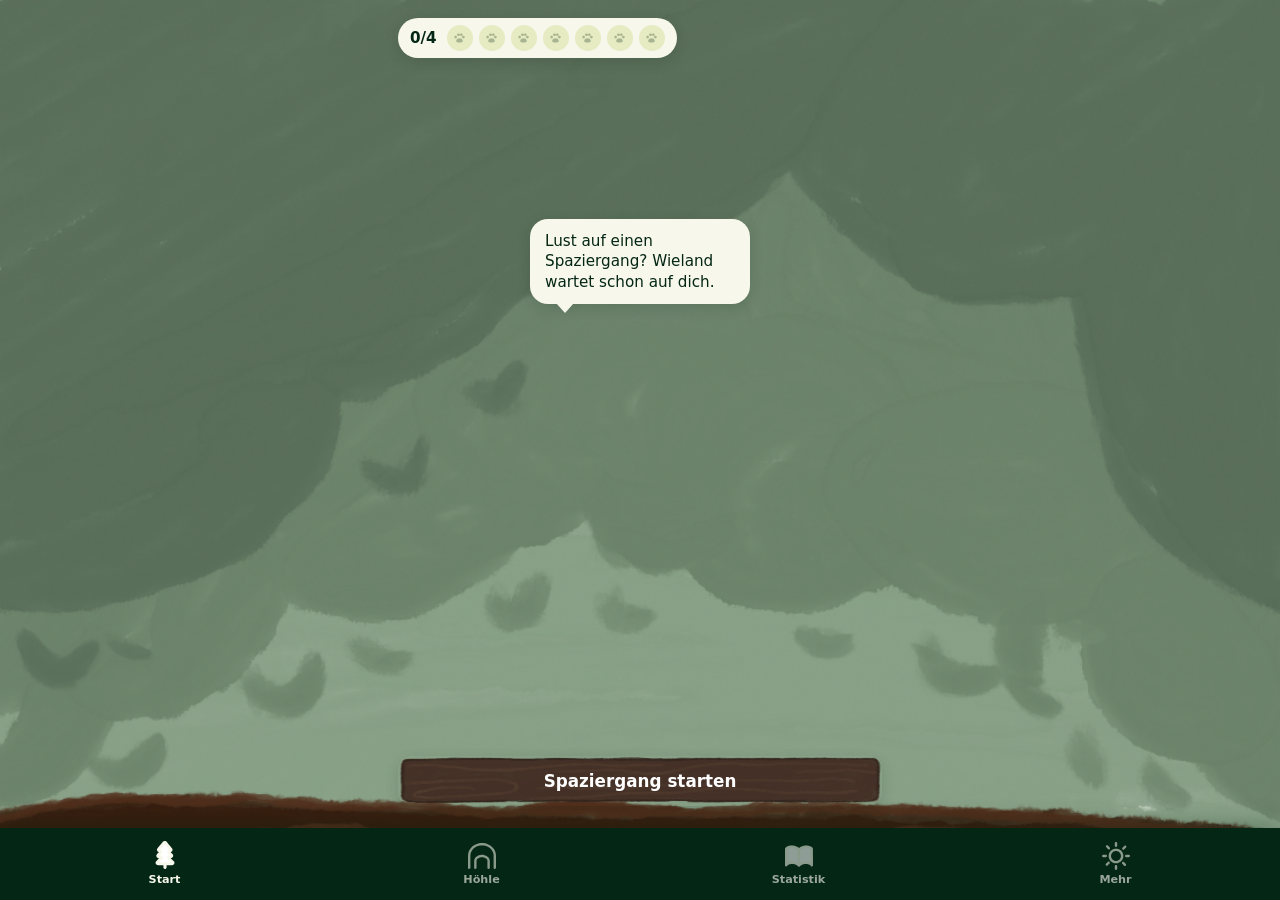
<file: index.html>
<!DOCTYPE html>
<html lang="de">
<head>
  <meta charset="UTF-8">
  <meta name="viewport" content="width=device-width, initial-scale=1, viewport-fit=cover">
  <title>Walking with Wieland</title>
  <meta name="description" content="Geh mit Wieland spazieren – kleine Entdeckungen unterwegs.">
  <meta name="theme-color" content="#042615">
  <meta name="apple-mobile-web-app-capable" content="yes">
  <meta name="mobile-web-app-capable" content="yes">
  <meta name="apple-mobile-web-app-status-bar-style" content="black-translucent">
  <meta name="apple-mobile-web-app-title" content="Wieland">
  <link rel="manifest" href="manifest.json">
  <link rel="apple-touch-icon" href="assets/icon-180.png">
  <link rel="icon" href="assets/icon-192.png">
  <link rel="stylesheet" href="css/style.css?v=33">
</head>
<body>
  <div class="bg bg--home" aria-hidden="true"></div>

  <main class="screen screen--nav">
    <div class="weekbar" id="weekbar" aria-label="Wochenfortschritt"></div>

    <div class="home-scene">
      <div class="home-scene__spacer-top" aria-hidden="true"></div>
      <p class="bubble" id="bubble">…</p>
      <div class="home-scene__spacer-bot" aria-hidden="true"></div>
      <a class="btn btn--brett" href="checkin.html">Spaziergang starten</a>
    </div>
  </main>

  <script src="js/exercises.js?v=10"></script>
  <script src="js/trophies.js?v=10"></script>
  <script src="js/app.js?v=17"></script>
  <script src="js/home.js?v=10"></script>
</body>
</html>
</file>
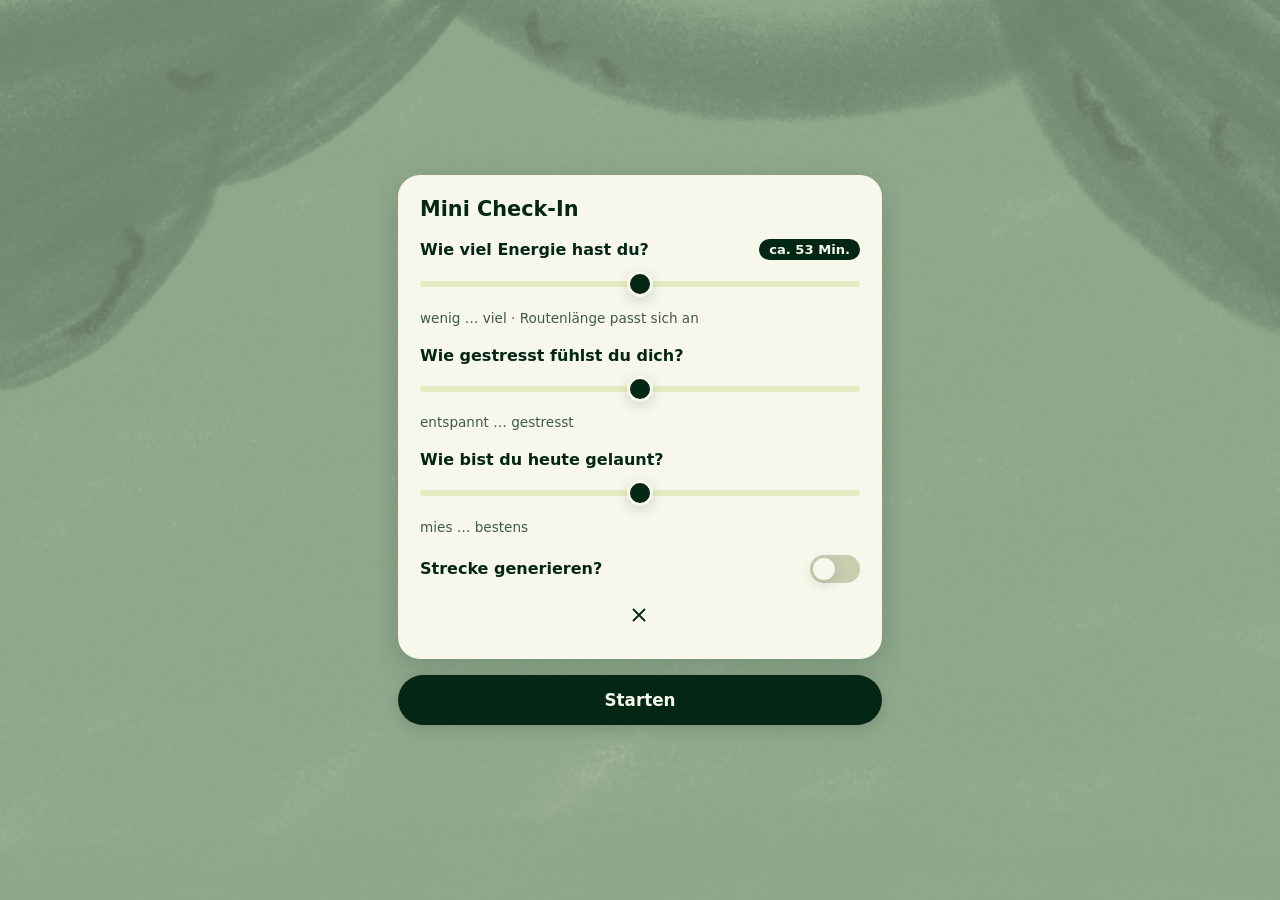
<file: checkin.html>
<!DOCTYPE html>
<html lang="de">
<head>
  <meta charset="UTF-8">
  <meta name="viewport" content="width=device-width, initial-scale=1, viewport-fit=cover">
  <title>Mini Check-In · Walking with Wieland</title>
  <meta name="theme-color" content="#042615">
  <meta name="apple-mobile-web-app-capable" content="yes">
  <meta name="mobile-web-app-capable" content="yes">
  <meta name="apple-mobile-web-app-status-bar-style" content="black-translucent">
  <meta name="apple-mobile-web-app-title" content="Wieland">
  <link rel="manifest" href="manifest.json">
  <link rel="apple-touch-icon" href="assets/icon-180.png">
  <link rel="stylesheet" href="css/style.css?v=33">
</head>
<body>
  <div class="bg" aria-hidden="true"></div>

  <main class="screen screen--center">
    <div class="checkin-wrap">
      <section class="card" aria-labelledby="ci-title">
        <h1 class="h2" id="ci-title">Mini Check-In</h1>

        <!-- Energie = Fitness-Proxy für Routenlänge -->
        <div class="field">
          <div class="ci-label-row">
            <label class="field__label" for="energy">Wie viel Energie hast du?</label>
            <span class="energy-badge" id="energy-time">ca. 30 Min.</span>
          </div>
          <input class="range" type="range" id="energy" min="0" max="100" value="50"
                 aria-describedby="energy-ends">
          <p class="hint" id="energy-ends">wenig … viel · Routenlänge passt sich an</p>
        </div>

        <div class="field">
          <label class="field__label" for="stress">Wie gestresst fühlst du dich?</label>
          <input class="range" type="range" id="stress" min="0" max="100" value="50"
                 aria-describedby="stress-ends">
          <p class="hint" id="stress-ends">entspannt … gestresst</p>
        </div>

        <div class="field">
          <label class="field__label" for="mood">Wie bist du heute gelaunt?</label>
          <input class="range" type="range" id="mood" min="0" max="100" value="50"
                 aria-describedby="mood-ends">
          <p class="hint" id="mood-ends">mies … bestens</p>
        </div>

        <!-- Geführte Route an/aus -->
        <div class="switch-row" style="margin-top:6px">
          <label class="field__label" for="route">Strecke generieren?</label>
          <span class="switch">
            <input type="checkbox" id="route">
            <span class="switch__slider" aria-hidden="true"></span>
          </span>
        </div>

        <p class="hint" id="route-hint" hidden style="margin-top:6px;color:#c97b00">
          Kein Schlüssel hinterlegt – in den Einstellungen eintragen. Ohne Schlüssel startest du frei.
        </p>

        <!-- Standort-Auswahl (nur sichtbar wenn Route an) -->
        <div id="location-choice" hidden aria-live="polite">
          <p class="field__label" style="margin:14px 0 8px">Startpunkt</p>
          <div class="loc-row">
            <button class="btn btn-sm" id="loc-gps" type="button">Aktueller Standort</button>
            <button class="btn btn-sm btn-ghost" id="loc-home" type="button" hidden>
              Heimat-Standort
            </button>
          </div>
          <p class="hint" id="loc-hint" style="margin-top:8px"></p>
        </div>

        <button class="icon-btn icon-btn--bare card-close-center" id="ci-close"
                type="button" aria-label="Abbrechen und zurück"></button>
      </section>

      <button class="btn" id="ci-start" type="button">Starten</button>
    </div>
  </main>

  <script src="js/exercises.js?v=10"></script>
  <script src="js/trophies.js?v=10"></script>
  <script src="js/app.js?v=17"></script>
  <script src="js/checkin.js?v=11"></script>
</body>
</html>
</file>
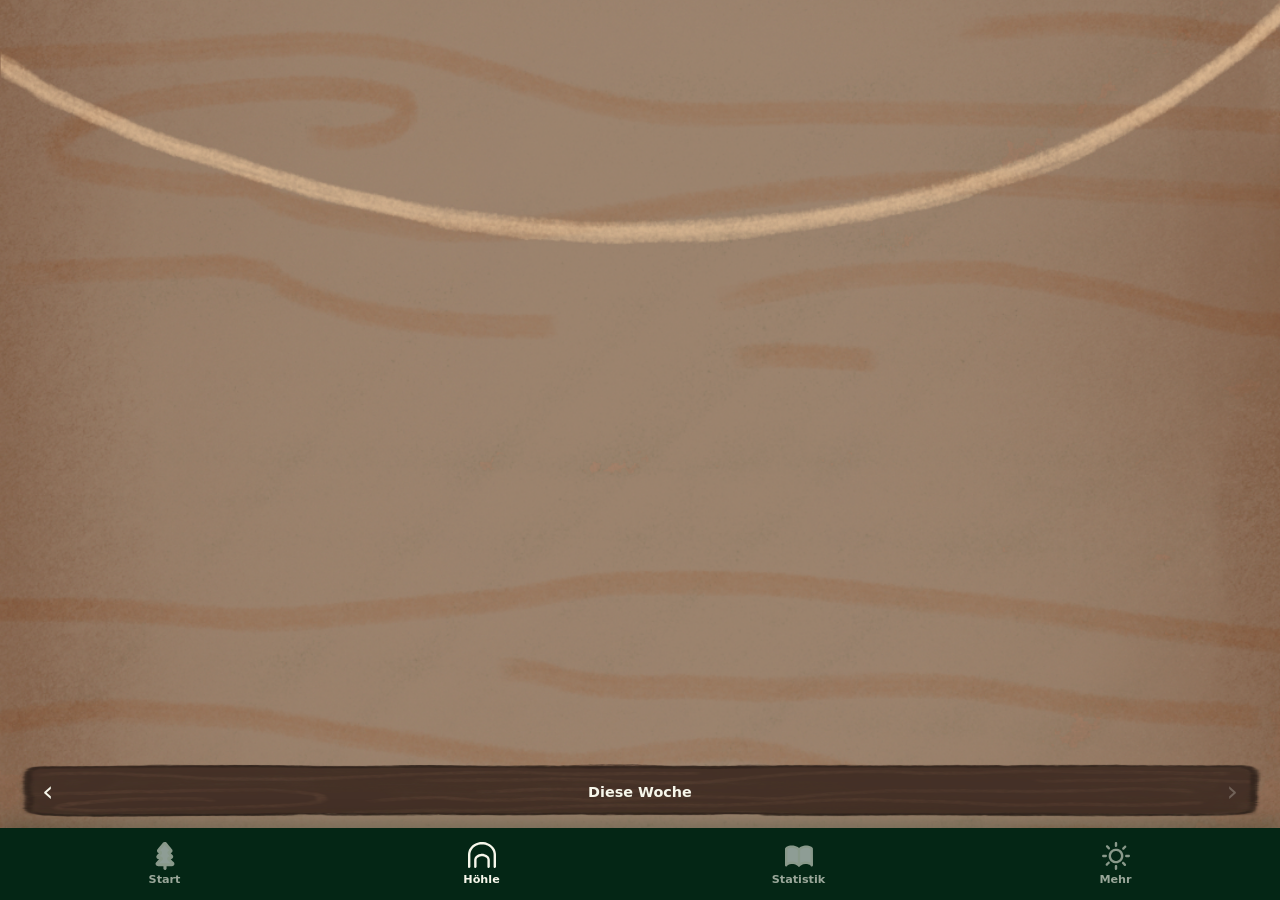
<file: collection.html>
<!DOCTYPE html>
<html lang="de">
<head>
  <meta charset="UTF-8">
  <meta name="viewport" content="width=device-width, initial-scale=1, viewport-fit=cover">
  <title>Wielands Höhle · Walking with Wieland</title>
  <meta name="theme-color" content="#042615">
  <meta name="apple-mobile-web-app-capable" content="yes">
  <meta name="mobile-web-app-capable" content="yes">
  <meta name="apple-mobile-web-app-status-bar-style" content="black-translucent">
  <meta name="apple-mobile-web-app-title" content="Wieland">
  <link rel="manifest" href="manifest.json">
  <link rel="apple-touch-icon" href="assets/icon-180.png">
  <link rel="icon" href="assets/icon-192.png">
  <link rel="stylesheet" href="css/style.css?v=33">
</head>
<body>
  <!-- Hintergrundbild füllt den gesamten Screen (background-size: cover) -->
  <div class="bg bg--collection" aria-hidden="true"></div>

  <!-- Position-Layer: Positionen.svg als Overlay (volle Breite, vertikal zentriert)
       Enthält Regalbretter-Grafik, Trophy-Grid und Polaroid-Slots.
       pointer-events: none auf Layer, auto nur auf Polaroid-Slots. -->
  <div class="position-layer" aria-hidden="true">
    <img src="assets/Positionen.svg" class="position-svg" alt="">

    <!-- Trophy-Grid (Boxen aus Positionen.svg) -->
    <div class="shelf-grid">
      <!-- Box_oben_links → Welt 5 Entdeckerblick -->
      <div class="trophy-slot trophy--w5 is-empty" id="ts-w5">
        <img src="assets/entdeckerblick.png" alt="">
        <span class="trophy-count" id="tc-w5"></span>
      </div>
      <!-- Box_oben_rechts → Welt 4 Schatzkiste -->
      <div class="trophy-slot trophy--w4 is-empty" id="ts-w4">
        <img src="assets/schaetze.png" alt="">
        <span class="trophy-count" id="tc-w4"></span>
      </div>
      <!-- Box_Mitte → Welt 1 Spürnase -->
      <div class="trophy-slot trophy--w1 is-empty" id="ts-w1">
        <img src="assets/spuernase.png" alt="">
        <span class="trophy-count" id="tc-w1"></span>
      </div>
      <!-- Box_unten_links → Welt 2 Ruhe -->
      <div class="trophy-slot trophy--w2 is-empty" id="ts-w2">
        <img src="assets/ruhe.png" alt="">
        <span class="trophy-count" id="tc-w2"></span>
      </div>
      <!-- Box_unten_rechts → Welt 3 Zeitgefühl -->
      <div class="trophy-slot trophy--w3 is-empty" id="ts-w3">
        <img src="assets/zeitgefuehl.png" alt="">
        <span class="trophy-count" id="tc-w3"></span>
      </div>
    </div>

    <!-- Fotoleine: bis zu 5 Polaroids, nur diese sind klickbar -->
    <div class="polaroid-slot" id="pol-1" role="button" tabindex="0" aria-label="Foto-Galerie öffnen"></div>
    <div class="polaroid-slot" id="pol-2" role="button" tabindex="0" aria-label="Foto-Galerie öffnen"></div>
    <div class="polaroid-slot" id="pol-3" role="button" tabindex="0" aria-label="Foto-Galerie öffnen"></div>
    <div class="polaroid-slot" id="pol-4" role="button" tabindex="0" aria-label="Foto-Galerie öffnen"></div>
    <div class="polaroid-slot" id="pol-5" role="button" tabindex="0" aria-label="Foto-Galerie öffnen"></div>
  </div>

  <main class="screen screen--nav">
    <!-- Wochen-Navigation unten (über der Haupt-Nav) -->
    <div class="week-nav" role="navigation" aria-label="Wochennavigation">
      <button class="week-nav__btn" id="week-prev" type="button" aria-label="Vorherige Woche">&#8249;</button>
      <span class="week-nav__label" id="week-label"></span>
      <button class="week-nav__btn" id="week-next" type="button" aria-label="Nächste Woche">&#8250;</button>
    </div>
  </main>

  <script src="js/exercises.js?v=10"></script>
  <script src="js/trophies.js?v=10"></script>
  <script src="js/app.js?v=17"></script>
  <script src="js/photoStore.js?v=1"></script>
  <script src="js/camera.js?v=1"></script>
  <script src="js/collection.js?v=15"></script>
</body>
</html>
</file>
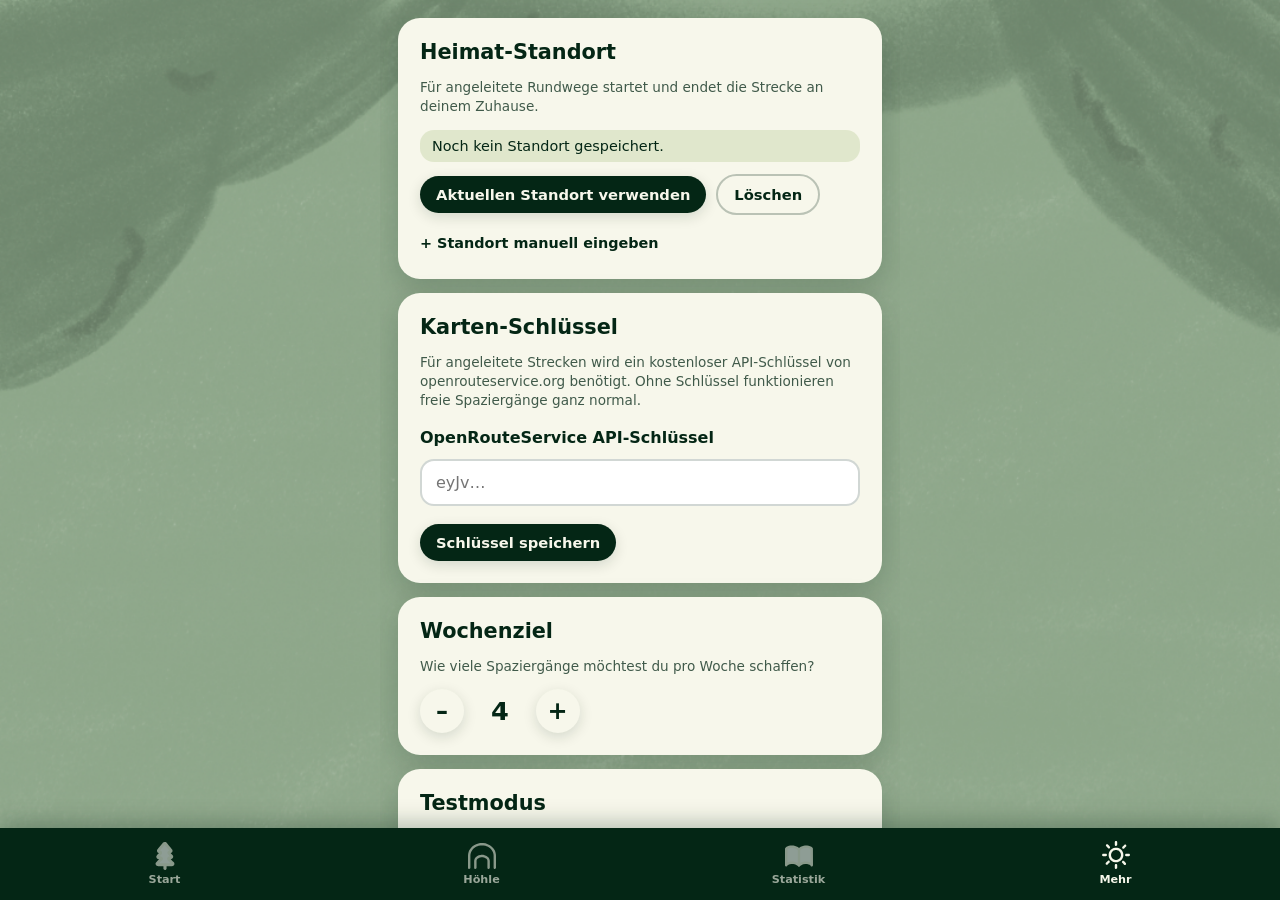
<file: settings.html>
<!DOCTYPE html>
<html lang="de">
<head>
  <meta charset="UTF-8">
  <meta name="viewport" content="width=device-width, initial-scale=1, viewport-fit=cover">
  <title>Einstellungen · Walking with Wieland</title>
  <meta name="theme-color" content="#042615">
  <meta name="apple-mobile-web-app-capable" content="yes">
  <meta name="mobile-web-app-capable" content="yes">
  <meta name="apple-mobile-web-app-status-bar-style" content="black-translucent">
  <meta name="apple-mobile-web-app-title" content="Wieland">
  <link rel="manifest" href="manifest.json">
  <link rel="apple-touch-icon" href="assets/icon-180.png">
  <link rel="icon" href="assets/icon-192.png">
  <link rel="stylesheet" href="css/style.css?v=33">
</head>
<body>
  <div class="bg" aria-hidden="true"></div>

  <main class="screen screen--nav">
    <div class="stack">

      <section class="card" aria-labelledby="set-home-title">
        <h1 class="h2" id="set-home-title">Heimat-Standort</h1>
        <p class="hint mt-0">Für angeleitete Rundwege startet und endet die Strecke an deinem Zuhause.</p>

        <p class="setting-status" id="home-status" aria-live="polite">—</p>

        <div class="row row--wrap">
          <button class="btn btn-sm" id="home-gps" type="button">Aktuellen Standort verwenden</button>
          <button class="btn btn-sm btn-ghost" id="home-clear" type="button">Löschen</button>
        </div>

        <details class="set-details">
          <summary>Standort manuell eingeben</summary>
          <div class="field">
            <label class="field__label" for="home-lat">Breitengrad</label>
            <input class="input" type="number" inputmode="decimal" step="any" id="home-lat" placeholder="48.3984">
          </div>
          <div class="field">
            <label class="field__label" for="home-lng">Längengrad</label>
            <input class="input" type="number" inputmode="decimal" step="any" id="home-lng" placeholder="9.9916">
          </div>
          <button class="btn btn-sm" id="home-manual" type="button">Manuell speichern</button>
        </details>
      </section>

      <section class="card" aria-labelledby="set-ors-title">
        <h2 class="h2" id="set-ors-title">Karten-Schlüssel</h2>
        <p class="hint mt-0">
          Für angeleitete Strecken wird ein kostenloser API-Schlüssel von
          openrouteservice.org benötigt. Ohne Schlüssel funktionieren freie
          Spaziergänge ganz normal.
        </p>
        <div class="field">
          <label class="field__label" for="ors-key">OpenRouteService API-Schlüssel</label>
          <input class="input" type="text" id="ors-key" autocomplete="off" autocapitalize="off"
                 autocorrect="off" spellcheck="false" placeholder="eyJv…">
        </div>
        <button class="btn btn-sm" id="ors-save" type="button">Schlüssel speichern</button>
      </section>

      <section class="card" aria-labelledby="set-goal-title">
        <h2 class="h2" id="set-goal-title">Wochenziel</h2>
        <p class="hint mt-0">Wie viele Spaziergänge möchtest du pro Woche schaffen?</p>
        <div class="stepper" role="group" aria-labelledby="set-goal-title">
          <button class="icon-btn" id="goal-minus" type="button" aria-label="Wochenziel verringern">–</button>
          <span class="stepper__value" id="goal-value" aria-live="polite">4</span>
          <button class="icon-btn" id="goal-plus" type="button" aria-label="Wochenziel erhöhen">+</button>
        </div>
      </section>

      <section class="card" aria-labelledby="set-test-title">
        <h2 class="h2" id="set-test-title">Testmodus</h2>
        <div class="switch-row">
          <label class="field__label" for="test-mode">Übungen ohne Bewegung auslösen</label>
          <span class="switch">
            <input type="checkbox" id="test-mode">
            <span class="switch__slider" aria-hidden="true"></span>
          </span>
        </div>
        <p class="hint">Zum Ausprobieren: Übungen erscheinen dann etwa alle 20 Sekunden, ohne dass du wirklich laufen musst.</p>
        <div class="switch-row" style="margin-top: 12px;">
          <label class="field__label" for="debug-ex-mode">Übungsauslöser im Spaziergang anzeigen</label>
          <span class="switch">
            <input type="checkbox" id="debug-ex-mode">
            <span class="switch__slider" aria-hidden="true"></span>
          </span>
        </div>
        <p class="hint">Zeigt im Laufmodus einen ⚡-Button, mit dem du manuell eine Übung auslösen kannst.</p>
      </section>

      <section class="card" aria-labelledby="set-reset-title">
        <h2 class="h2" id="set-reset-title">Fortschritt</h2>
        <p class="hint mt-0">Setzt alle Spaziergänge, Schätze und Erfolge zurück. Das lässt sich nicht rückgängig machen.</p>
        <button class="btn btn-sm btn-ghost" id="reset-progress" type="button">Fortschritt zurücksetzen</button>
        <p class="setting-status" id="reset-status" aria-live="polite" hidden></p>
      </section>

    </div>
  </main>

  <script src="js/exercises.js?v=10"></script>
  <script src="js/trophies.js?v=10"></script>
  <script src="js/app.js?v=17"></script>
  <script src="js/settings.js?v=11"></script>
</body>
</html>
</file>
<file: css/style.css>
/* ============================================================
   Walking with Wieland — Styles
   Mobile-first, ausschließlich für das Handy ausgelegt.
   Feste 6-Farb-Palette, eine Schrift, schlicht (Figma-Mockup).
============================================================ */

:root {
  /* Palette (verbindlich) */
  --cream: #F7F7EB;
  --pale:  #E6EBC2;
  --green: #A6BD7B;
  --dark:  #042615;
  --teal:  #A9C9C5;
  --blue:  #93C3D9;

  /* Eine Schrift (System-Stack -> auf iOS = SF; kein neuer Webfont) */
  --font: system-ui, -apple-system, "Segoe UI", Roboto, Helvetica, Arial, sans-serif;

  --radius: 22px;
  --radius-sm: 14px;
  --shadow: 0 10px 30px rgba(4, 38, 21, .18);
  --shadow-sm: 0 4px 14px rgba(4, 38, 21, .14);

  --maxw: 520px;            /* Handy-Spalte, auch auf größeren Screens zentriert */
  --nav-h: 64px;
  --space: 16px;
}

* { box-sizing: border-box; }

html, body { height: 100%; overflow: hidden; }

body {
  margin: 0;
  font-family: var(--font);
  color: var(--dark);
  background: #2f4534;       /* Fallback hinter dem Bild */
  -webkit-font-smoothing: antialiased;
  text-rendering: optimizeLegibility;
}

img { max-width: 100%; display: block; }
button { font-family: inherit; }
a { color: inherit; }

/* Sichtbarer Tastatur-Fokus (Qualitäts-Untergrenze) */
:focus-visible {
  outline: 3px solid var(--dark);
  outline-offset: 2px;
  border-radius: 6px;
}

/* ---------- Hintergrund (full-bleed, fix) ---------- */
.bg {
  position: fixed;
  inset: 0;
  z-index: -1;
  background-image: url("../assets/wald-hg-leer.png");
  background-size: cover;
  background-position: center top;
  /* kein background-attachment:fixed -> auf iOS sonst ruckelig */
}
.bg--home       { background-image: url("../assets/wieland-hoehle-hg.png"); }
.bg--walk       { background-image: url("../assets/wald-hg-voll.png"); }
.bg--collection {
  background-image: url("../assets/Hintergrundhoele.png");
  background-size: cover;
  background-position: center center;
}
.bg--plain      { background: var(--cream); }

/* ---------- Screen-Container ---------- */
.screen {
  position: relative;
  height: 100dvh;
  overflow-y: auto;
  -webkit-overflow-scrolling: touch;
  display: flex;
  flex-direction: column;
  width: 100%;
  max-width: var(--maxw);
  margin: 0 auto;
  padding:
    calc(env(safe-area-inset-top) + 18px)
    calc(env(safe-area-inset-right) + 18px)
    calc(env(safe-area-inset-bottom) + 18px)
    calc(env(safe-area-inset-left) + 18px);
}
/* Walk-Screen: kein Padding oben (Nav-Card läuft bis zum Rand) */
.screen--walk {
  padding-top: calc(env(safe-area-inset-top) + 12px);
  padding-bottom: calc(env(safe-area-inset-bottom) + 18px);
}
/* Seiten mit unterer Navi brauchen unten Platz */
.screen--nav { padding-bottom: calc(env(safe-area-inset-bottom) + var(--nav-h) + 22px); }

.spacer { flex: 1 1 auto; }
.center-col { display: flex; flex-direction: column; align-items: center; }

/* ---------- Typografie ---------- */
.h1 { font-size: 1.7rem; font-weight: 700; margin: 0 0 4px; letter-spacing: -.01em; }
.h2 { font-size: 1.3rem; font-weight: 700; margin: 0 0 14px; }
.h3 { font-size: 1.05rem; font-weight: 700; margin: 24px 0 12px; }
.lead { font-size: 1.05rem; line-height: 1.45; margin: 0; }
.muted { opacity: .72; }
.on-dark { color: var(--cream); }
.text-center { text-align: center; }

/* großer Hinweis-Text direkt auf dem Hintergrund (z. B. "Leg dein Handy weg…") */
.overlay-text {
  color: var(--dark);
  font-size: 1.5rem;
  font-weight: 600;
  line-height: 1.3;
  max-width: 18ch;
}

/* ---------- Wochenleiste (Pfoten-Pille) ---------- */
.weekbar {
  align-self: flex-start;
  display: inline-flex;
  align-items: center;
  gap: 8px;
  background: var(--cream);
  border-radius: 999px;
  padding: 7px 12px;
  box-shadow: var(--shadow-sm);
}
.weekbar__count { font-weight: 700; font-size: .95rem; margin-right: 2px; }
.weekbar__dots { display: inline-flex; gap: 6px; }
.pawdot {
  width: 26px; height: 26px;
  display: grid; place-items: center;
  border-radius: 999px;
  background: var(--pale);
  color: rgba(4, 38, 21, .28);
}
.pawdot svg { width: 17px; height: 17px; }
.pawdot.is-on { background: var(--green); color: var(--dark); }

/* ---------- Karten ---------- */
.card {
  background: var(--cream);
  border-radius: var(--radius);
  box-shadow: var(--shadow);
  padding: 22px;
}
.card--center { text-align: center; }
.modal-card { width: 100%; max-width: 360px; }

/* Karte mit Schließen-X oben rechts */
.card-head {
  display: flex; align-items: flex-start; justify-content: space-between;
  gap: 12px; margin-bottom: 6px;
}

/* ---------- Buttons ---------- */
.btn {
  -webkit-appearance: none; appearance: none;
  border: 0; cursor: pointer; text-decoration: none;
  display: inline-flex; align-items: center; justify-content: center; gap: 8px;
  background: var(--dark); color: var(--cream);
  font-size: 1.05rem; font-weight: 600;
  padding: 15px 26px;
  border-radius: 999px;
  width: 100%;
  box-shadow: var(--shadow-sm);
  transition: transform .08s ease, opacity .15s ease;
}
.btn:active { transform: translateY(1px) scale(.995); }
.btn[disabled] { opacity: .5; cursor: default; }

.btn-light { background: var(--cream); color: var(--dark); }
.btn-ghost {
  background: transparent; color: var(--dark);
  box-shadow: none; border: 2px solid rgba(4, 38, 21, .25);
}
.btn-blue { background: var(--blue); color: var(--dark); }
.btn--brett {
  background-image: url("../assets/Brett.png");
  background-size: 100% 100%;
  background-color: transparent;
  color: #fff;
  box-shadow: var(--shadow-sm);
  border-radius: var(--radius-sm);
  font-weight: 700;
}
.btn-row { display: flex; flex-direction: column; gap: 10px; }
.btn-sm { width: auto; padding: 10px 16px; font-size: .92rem; }

/* Icon-Knopf (rund) */
.icon-btn {
  -webkit-appearance: none; appearance: none; border: 0; cursor: pointer;
  width: 44px; height: 44px; padding: 10px;
  display: grid; place-items: center;
  border-radius: 999px;
  background: var(--cream); color: var(--dark);
  box-shadow: var(--shadow-sm);
}
.icon-btn svg { width: 22px; height: 22px; }
.icon-btn--bare { background: transparent; box-shadow: none; }

/* ---------- Slider ---------- */
.field { margin: 18px 0; }
.field__label { display: block; font-size: 1rem; font-weight: 600; margin-bottom: 12px; }

input[type="range"].range {
  -webkit-appearance: none; appearance: none;
  width: 100%; height: 6px; margin: 8px 0;
  background: var(--pale);
  border-radius: 999px; outline-offset: 6px;
}
input[type="range"].range::-webkit-slider-thumb {
  -webkit-appearance: none; appearance: none;
  width: 26px; height: 26px; border-radius: 999px;
  background: var(--dark); border: 3px solid var(--cream);
  box-shadow: var(--shadow-sm); cursor: pointer;
}
input[type="range"].range::-moz-range-thumb {
  width: 26px; height: 26px; border-radius: 999px;
  background: var(--dark); border: 3px solid var(--cream);
  box-shadow: var(--shadow-sm); cursor: pointer;
}
input[type="range"].range::-moz-range-track {
  height: 6px; background: var(--pale); border-radius: 999px;
}

/* ---------- Toggle / Switch ---------- */
.switch-row { display: flex; align-items: center; justify-content: space-between; gap: 12px; }
.switch { position: relative; display: inline-block; width: 50px; height: 28px; flex: none; }
.switch input { position: absolute; opacity: 0; width: 100%; height: 100%; margin: 0; cursor: pointer; z-index: 1; }
.switch__slider {
  position: absolute; inset: 0;
  background: #c9cdb0; border-radius: 999px; transition: background .15s ease;
}
.switch__slider::before {
  content: ""; position: absolute; top: 3px; left: 3px;
  width: 22px; height: 22px; border-radius: 999px;
  background: var(--cream); box-shadow: var(--shadow-sm);
  transition: transform .15s ease;
}
.switch input:checked + .switch__slider { background: var(--green); }
.switch input:checked + .switch__slider::before { transform: translateX(22px); }
.switch input:focus-visible + .switch__slider { outline: 3px solid var(--dark); outline-offset: 2px; }

/* Textfelder */
.input {
  width: 100%; font-size: 1rem; font-family: inherit;
  padding: 12px 14px; border-radius: var(--radius-sm);
  border: 2px solid rgba(4, 38, 21, .18); background: #fff; color: var(--dark);
}
.input:focus-visible { outline: 3px solid var(--dark); outline-offset: 1px; }

/* ---------- Sprechblase ---------- */
.bubble {
  position: relative;
  background: var(--cream);
  color: var(--dark);
  border-radius: 18px;
  padding: 12px 15px;
  max-width: 220px;
  font-size: .95rem; line-height: 1.35;
  box-shadow: var(--shadow-sm);
}
.bubble::after {
  content: ""; position: absolute; left: 26px; bottom: -9px;
  border-width: 10px 9px 0 9px; border-style: solid;
  border-color: var(--cream) transparent transparent transparent;
}

/* ---------- Wieland ---------- */
.wieland { width: min(72%, 320px); height: auto; pointer-events: none; background: transparent; }
.wieland--walk { width: min(80%, 360px); }
.wieland--sit  { width: 62vw; }
@keyframes ww-bob { 0%,100% { transform: translateY(0); } 50% { transform: translateY(-6px); } }
.wieland--bob { animation: ww-bob 3.2s ease-in-out infinite; }
@media (prefers-reduced-motion: reduce) {
  .wieland--bob { animation: none; }
}

/* die kleine Höhle unter dem Wiesel (Asset fehlt -> dezente SVG-Andeutung) */
.den { width: min(86%, 380px); margin-top: -6%; }

/* ---------- Anweisungs-Karte (Navigation oben) ---------- */
.instruction {
  background: var(--cream); color: var(--dark);
  border-radius: var(--radius-sm);
  box-shadow: var(--shadow);
  padding: 14px 16px;
  display: flex; align-items: center; gap: 12px;
  font-size: 1.05rem; font-weight: 600; line-height: 1.3;
}
.instruction svg { width: 26px; height: 26px; flex: none; }

/* ---------- Übungs-Overlay ---------- */
.exercise-layer {
  position: fixed; inset: 0; z-index: 40;
  display: flex; flex-direction: column;
  background: transparent;
  padding: calc(env(safe-area-inset-top) + 14px) 14px 0;
}

/* Textbox oben: leicht transparent, Waldhintergrund schimmert durch */
.ex-text-box {
  flex: 0 0 auto;
  background: rgba(247, 247, 235, .88);
  -webkit-backdrop-filter: blur(6px);
  backdrop-filter: blur(6px);
  border-radius: var(--radius);
  padding: 16px 18px;
}
.exercise__eyebrow { font-size: .82rem; font-weight: 700; letter-spacing: .06em; opacity: .7; }
.exercise__title { font-size: 1.35rem; font-weight: 700; line-height: 1.25; margin: 4px 0 0; max-width: 22ch; }

/* Mittlerer Bereich: Übungskomponenten vertikal zentriert */
.exercise__body {
  flex: 1 1 auto; min-height: 0;
  display: flex; flex-direction: column; align-items: center; justify-content: center; gap: 18px;
}
.exercise__body .counter { color: var(--cream); }
.exercise__body .counter__hint { color: rgba(247,247,235,.8); opacity: 1; }
.exercise__body .exercise__title { color: var(--cream); }
.exercise__body .breath-phase { color: var(--cream); }
/* Tap-Area hat Cream-Hintergrund → Text muss dunkel sein */
.tap-area .counter__hint { color: var(--dark); opacity: .7; }
.tap-area .counter { color: var(--dark); }

/* Unterer Bereich: Wieland links, Andere Übung + Überspringen rechts */
.ex-bottom {
  flex: 0 0 auto;
  display: flex; align-items: flex-end; justify-content: space-between;
  padding: 8px 0;
}
.ex-bottom__actions { display: flex; flex-direction: column; gap: 8px; align-items: flex-end; }

/* Geschafft-Button: volle Breite, Brett-Optik, bricht aus dem Padding heraus */
.ex-done-btn {
  flex: 0 0 auto;
  width: calc(100% + 28px);
  margin: 0 -14px;
  border-radius: 0;
  padding: 16px 14px calc(env(safe-area-inset-bottom) + 16px);
  font-size: 1.1rem;
}

/* Zähler-Anzeige */
.counter { font-size: 3.4rem; font-weight: 800; color: var(--dark); line-height: 1; }
.counter__hint { font-size: .95rem; opacity: .7; }
.tap-area {
  width: 100%; max-width: 320px; min-height: 150px;
  border-radius: var(--radius);
  background: rgba(247, 247, 235, .82);
  display: flex; flex-direction: column; align-items: center; justify-content: center; gap: 8px;
  cursor: pointer; box-shadow: var(--shadow);
}

/* ---------- Timer-Kreis ---------- */
.timer-circle {
  width: min(70vw, 250px); aspect-ratio: 1;
  border-radius: 999px;
  background: rgba(247, 247, 235, .85);
  display: grid; place-items: center; text-align: center;
  box-shadow: var(--shadow);
  font-size: 1.2rem; font-weight: 700; color: var(--dark);
  padding: 20px;
}
.timer-circle small { display: block; font-weight: 500; opacity: .7; font-size: .85rem; margin-top: 4px; }

/* ---------- Atem-Kreis ---------- */
/* Wrap reserviert den max. visuellen Platz (90px × scale 1.9 = ~171px) */
.breath-wrap {
  width: 180px; height: 180px; flex: 0 0 180px;
  display: flex; align-items: center; justify-content: center;
}
.breath-circle {
  width: 90px; height: 90px; border-radius: 999px;
  background: var(--teal); box-shadow: var(--shadow);
  transition: transform 1s ease-in-out;
}
.breath-phase { font-size: 1.15rem; font-weight: 700; }

/* ---------- Foto-Übung ---------- */
.photo-grid { display: grid; grid-template-columns: repeat(3, 1fr); gap: 8px; width: 100%; max-width: 320px; }
.photo-thumb {
  aspect-ratio: 1; border-radius: 12px; overflow: hidden;
  background: rgba(247, 247, 235, .5); display: grid; place-items: center;
}
.photo-thumb img { width: 100%; height: 100%; object-fit: cover; }
.visually-hidden {
  position: absolute !important; width: 1px; height: 1px;
  padding: 0; margin: -1px; overflow: hidden; clip: rect(0 0 0 0); white-space: nowrap; border: 0;
}

/* ---------- Beenden-Bestätigung ---------- */
.end-confirm {
  position: fixed; inset: 0; z-index: 55;
  display: flex; flex-direction: column; align-items: center; justify-content: center;
  gap: 14px;
  padding: 32px 24px;
  background: rgba(4, 38, 21, .4);
  -webkit-backdrop-filter: blur(10px);
  backdrop-filter: blur(10px);
}
.end-confirm__text {
  color: var(--cream);
  font-size: 1.25rem; font-weight: 700; line-height: 1.35;
  text-align: center;
  text-shadow: 0 1px 8px rgba(0,0,0,.5);
  margin: 0 0 6px;
}
.end-confirm__continue {
  width: 100%; max-width: 340px;
  padding: 16px 24px;
  font-size: 1.1rem;
}
.end-confirm__end {
  width: auto;
  padding: 10px 32px;
  font-size: .95rem;
}

/* ---------- Beenden-Button (Walk-Screen, fixed unten rechts) ---------- */
.walk-end-btn {
  position: fixed;
  right: 18px;
  bottom: calc(env(safe-area-inset-bottom) + 18px);
  z-index: 46;
  width: auto;
  padding: 11px 24px;
  font-size: .95rem;
  font-weight: 700;
  color: #fff;
}

/* Debug-Übungsauslöser (Walk-Screen, fixed unten links) */
.walk-debug-btn {
  position: fixed;
  left: 18px;
  bottom: calc(env(safe-area-inset-bottom) + 18px);
  z-index: 46;
  width: auto;
  padding: 11px 24px;
  font-size: .95rem;
  font-weight: 700;
  color: #fff;
}

/* Spacer-Verhältnis: Wieland im unteren Drittel */
.walk-spacer-top { flex: 2 1 auto; }
.walk-spacer-bot { flex: 1 1 auto; }

/* ---------- untere Navigation ---------- */
.nav {
  position: fixed; left: 0; right: 0; bottom: 0; z-index: 30;
  background: var(--dark);
  display: flex; justify-content: space-around; align-items: stretch;
  padding: 8px 6px calc(env(safe-area-inset-bottom) + 8px);
  box-shadow: 0 -6px 20px rgba(4, 38, 21, .25);
}
.nav-item {
  flex: 1; text-decoration: none; color: rgba(247, 247, 235, .62);
  display: flex; flex-direction: column; align-items: center; gap: 3px;
  padding: 6px 2px; border-radius: 12px;
  font-size: .7rem; font-weight: 600;
}
.nav-ico { width: 28px; height: 28px; opacity: .55; transition: opacity .15s; }
.nav-item.is-active { color: var(--cream); }
.nav-item.is-active .nav-ico { opacity: 1; transform: translateY(-1px); }

/* ---------- Statistik-Seite Layout ---------- */
/* Screen-Modifier: eigenes Layout (kein overflow-y: auto auf Screenebene) */
.screen--stats {
  overflow: hidden;
  padding-bottom: calc(env(safe-area-inset-bottom) + var(--nav-h));
}

/* Titel-Bereich: direkt auf dem Hintergrund, keine Card */
.stats-header {
  flex: 0 0 auto;
  padding: 0 0 12px;
}
.stats-title {
  font-size: 2rem; font-weight: 700;
  color: var(--cream);
  text-shadow: 0 1px 6px rgba(0,0,0,.45);
  margin: 0 0 4px;
  letter-spacing: -.01em;
}
.stats-subtitle {
  font-size: .9rem; line-height: 1.4;
  color: rgba(247, 247, 235, .82);
  text-shadow: 0 1px 4px rgba(0,0,0,.35);
  margin: 0;
}

/* Tagesspalten-Header: immer sichtbar über dem Scroll-Bereich */
.stat-head {
  flex: 0 0 auto;
  display: grid; grid-template-columns: 28px repeat(7, 1fr); gap: 6px;
  padding-bottom: 6px;
  text-align: center;
  font-size: .72rem; font-weight: 600;
  color: rgba(247, 247, 235, .7);
}

/* Scrollbarer Wochen-Bereich – Fade nur oben (ältere Wochen) */
.stat-scroll {
  flex: 1 1 0;
  min-height: 0;
  overflow-y: auto;
  -webkit-overflow-scrolling: touch;
  scrollbar-width: none;
  -webkit-mask-image: linear-gradient(to bottom, transparent 0%, black 14%, black 100%);
  mask-image: linear-gradient(to bottom, transparent 0%, black 14%, black 100%);
}
.stat-scroll::-webkit-scrollbar { display: none; }

/* Wochen-Raster */
.stat-weeks { display: flex; flex-direction: column; gap: 8px; padding: 10px 0; }
.stat-row-wrap {
  display: grid; grid-template-columns: 28px repeat(7, 1fr); gap: 6px;
  align-items: center;
}
.stat-week-lbl {
  font-size: .55rem; line-height: 1.15;
  color: rgba(247, 247, 235, .85);
  text-align: center;
}
.cell {
  aspect-ratio: 1; border-radius: 8px;
  border: 2px solid rgba(247, 247, 235, .25);
  display: grid; place-items: center; color: var(--dark);
  background: transparent;
}
.cell svg { width: 60%; height: 60%; }
.cell--free   { background: var(--blue);  border-color: transparent; }
.cell--guided { background: var(--green); border-color: transparent; }
.cell--both   { background: linear-gradient(135deg, var(--blue) 50%, var(--green) 50%); border-color: transparent; }

/* Legende: Brett-PNG, gleiche Randabstände wie week-nav (16px von Viewport-Kanten) */
.stat-legend-bar {
  flex: 0 0 auto;
  background-image: url("../assets/Brett.png");
  background-size: 100% 100%;
  background-color: transparent;
  /* Seitenabstand: Screen hat 18px Padding, Brett soll 16px vom Rand → -2px */
  margin: 8px -2px 16px;
  padding: 12px 16px 12px;
}
.stat-legend {
  display: grid;
  grid-template-columns: 1fr 1fr;
  gap: 8px 16px;
}
.legend-col { display: flex; flex-direction: column; gap: 8px; }
.legend-item { display: inline-flex; align-items: center; gap: 7px; font-size: .85rem; color: var(--cream); }
.legend-swatch { flex: 0 0 auto; width: 16px; height: 16px; border-radius: 5px; border: 2px solid rgba(247, 247, 235, .3); }
.legend-swatch.is-free   { background: var(--blue);  border-color: transparent; }
.legend-swatch.is-guided { background: var(--green); border-color: transparent; }
.legend-swatch.is-both   { background: linear-gradient(135deg, var(--blue) 50%, var(--green) 50%); border-color: transparent; }

/* ---------- Sammlung / Höhle ---------- */
.collection-group { margin-bottom: 22px; }
.collection-group__title { font-size: 1rem; font-weight: 700; margin: 0 0 10px; }
.collection-count { font-weight: 600; font-size: .82rem; opacity: .55; margin-left: 4px; }
.collection-grid { display: grid; grid-template-columns: repeat(4, 1fr); gap: 12px; }
.token {
  aspect-ratio: 1; border-radius: var(--radius-sm);
  background: rgba(247, 247, 235, .55);
  display: grid; place-items: center; padding: 8px;
}
.token svg { width: 78%; height: 78%; }
.token.is-locked { opacity: 1; }
.token.is-locked svg { filter: grayscale(1); opacity: .35; }
.collection-meta { font-size: .8rem; opacity: .7; text-align: center; margin-top: 4px; }

/* Achievement-Liste */
.ach-list { display: flex; flex-direction: column; gap: 10px; }
.ach {
  display: flex; align-items: center; gap: 12px;
  padding: 12px 14px; border-radius: var(--radius-sm);
  background: rgba(247, 247, 235, .55);
}
.ach.is-done { background: var(--pale); }
.ach__badge { width: 34px; height: 34px; flex: none; }
.ach__txt b { display: block; font-size: .95rem; }
.ach__txt span { font-size: .82rem; opacity: .72; }

/* ---------- Modal (Trophäe / Abschluss) ---------- */
.modal {
  position: fixed; inset: 0; z-index: 60;
  background: rgba(4, 38, 21, .5);
  display: flex; align-items: center; justify-content: center;
  padding: 24px;
}
.modal[hidden] { display: none; }
.trophy-big { width: 120px; height: 120px; margin: 0 auto 6px; }
@keyframes ww-pop { 0% { transform: scale(.6); opacity: 0; } 60% { transform: scale(1.06); } 100% { transform: scale(1); opacity: 1; } }
.pop { animation: ww-pop .45s ease-out; }
@media (prefers-reduced-motion: reduce) { .pop { animation: none; } }
.modal-trophies { display: flex; flex-wrap: wrap; gap: 10px; justify-content: center; margin: 10px 0 4px; }
.modal-trophies .token { width: 64px; }
/* Achievement-Icon im Trophy-Modal und in der Token-Zeile */
.trophy-big img.trophy-icon  { width: 100%; height: 100%; object-fit: contain; display: block; }
.token img.trophy-icon { width: 100%; height: 100%; object-fit: contain; display: block; }

/* ---------- Karten-Panel (Leaflet) ---------- */
.map-panel { position: fixed; inset: 0; z-index: 50; display: flex; flex-direction: column; background: var(--cream); }
.map-panel[hidden] { display: none; }
.map-panel__bar {
  display: flex; align-items: center; justify-content: space-between; gap: 12px;
  padding: calc(env(safe-area-inset-top) + 12px) 16px 12px;
}
#map { flex: 1 1 auto; }
#route-map { flex: 1 1 auto; }

/* Tages-Detail-Panel */
.day-panel__body {
  flex: 1 1 auto; overflow-y: auto; -webkit-overflow-scrolling: touch;
  padding: 16px 16px 24px; display: flex; flex-direction: column; gap: 0;
}

/* ── Walk-Log (Timeline) ── */
.walk-log { display: flex; flex-direction: column; gap: 0; }
.log-sep  { border: none; border-top: 1px solid rgba(4,38,21,.12); margin: 20px 0; }
.log-hint { font-size: .88rem; opacity: .7; padding: 16px 0; margin: 0; }

.log-entry {
  display: flex; align-items: flex-start; gap: 12px; padding: 14px 0;
  position: relative;
}
.log-entry + .log-entry::before,
.log-section::before {
  content: '';
  position: absolute; left: 7px; top: 0; bottom: 0;
  width: 2px; background: rgba(4,38,21,.15);
}
.log-dot {
  width: 16px; height: 16px; border-radius: 50%; flex: none; margin-top: 2px;
  border: 2px solid var(--dark);
}
.log-entry--start .log-dot { background: var(--green-light, #A6BD7B); }
.log-entry--end   .log-dot { background: var(--cream); }
.log-entry__body  { display: flex; flex-direction: column; gap: 2px; }
.log-entry__body b { font-size: .92rem; }
.log-badge {
  font-size: .72rem; font-weight: 700; padding: 1px 7px;
  border-radius: 20px; background: rgba(4,38,21,.1); color: var(--dark);
  width: fit-content;
}
.log-meta { font-size: .82rem; opacity: .7; }
.log-time { font-size: .82rem; opacity: .6; font-variant-numeric: tabular-nums; }

/* Übungs-Icon Reihe */
.log-section { position: relative; padding: 4px 0 4px 28px; }
.log-ex-row { display: flex; gap: 8px; flex-wrap: wrap; }
.ex-icon-btn {
  width: 54px; height: 54px;
  background: rgba(247,247,235,.7);
  border: none; border-radius: 12px;
  padding: 6px; cursor: pointer;
  -webkit-appearance: none; appearance: none;
}
.ex-icon-btn:active { opacity: .7; }
.ex-icon-img { width: 100%; height: 100%; object-fit: contain; display: block; }

.log-ex-detail {
  margin-top: 10px;
  background: rgba(247,247,235,.9);
  border-radius: var(--radius-sm);
  padding: 12px 14px;
  font-size: .88rem;
}
.log-ex-header { font-size: .72rem; font-weight: 700; letter-spacing: .06em; opacity: .65; margin: 0 0 4px; }
.log-ex-text   { margin: 0; line-height: 1.4; }

.log-route { padding: 4px 0 8px 28px; }
.log-route-btn {
  display: inline-flex; align-items: center; gap: 8px;
  background: rgba(4,38,21,.05);
  border: 1.5px solid rgba(4,38,21,.2);
  border-radius: 20px; padding: 7px 15px;
  font: inherit; font-size: .82rem; color: var(--dark);
  cursor: pointer; -webkit-appearance: none; appearance: none;
}
.log-route-btn:active { opacity: .7; }
.log-route-icon { width: 15px; height: 15px; flex: none; }

/* Alte walk-record Styles (Fallback) */
.walk-badge--guided { background: var(--green-light, #A6BD7B); color: var(--dark); }
.walk-badge--free   { background: rgba(4,38,21,.1); color: var(--dark); }
.cell--btn {
  cursor: pointer; border: none; font: inherit;
  -webkit-appearance: none; appearance: none;
}
.cell--btn:active { opacity: .7; }

/* kleine Helfer */
.stack { display: flex; flex-direction: column; gap: 14px; }
.row { display: flex; align-items: center; gap: 10px; }
.mt-auto { margin-top: auto; }
.hint { font-size: .85rem; opacity: .75; line-height: 1.4; }
[hidden] { display: none !important; }

/* ---------- Einstellungen ---------- */
.setting-status {
  font-size: .9rem; margin: 6px 0 12px;
  padding: 8px 12px; border-radius: var(--radius-sm);
  background: rgba(166, 189, 123, .28); color: var(--dark);
}
.row--wrap { flex-wrap: wrap; }
.set-details { margin-top: 14px; }
.set-details > summary {
  cursor: pointer; font-size: .9rem; font-weight: 600;
  color: var(--dark); padding: 6px 0; list-style: none;
}
.set-details > summary::-webkit-details-marker { display: none; }
.set-details > summary::before { content: "+ "; }
.set-details[open] > summary::before { content: "– "; }
.stepper { display: flex; align-items: center; gap: 18px; margin-top: 6px; }
.stepper .icon-btn { font-size: 1.5rem; font-weight: 700; line-height: 1; }
.stepper__value { font-size: 1.6rem; font-weight: 700; min-width: 2ch; text-align: center; }

/* ---------- Home-Szene ---------- */
/* Wieland + Höhle sind jetzt im Hintergrundbild – nur Blase + Button bleiben */
.home-scene {
  flex: 1 1 auto;
  display: flex; flex-direction: column; align-items: center;
  padding-bottom: 8px;
}
.home-scene__spacer-top  { flex: 1 1 0; } /* Blase im oberen Drittel */
.home-scene__spacer-bot  { flex: 3 1 0; } /* Puffer zwischen Blase und Button */
.home-scene .bubble { align-self: center; }
.home-scene .btn    { align-self: stretch; }

/* ---------- Check-In ---------- */
.screen--center { justify-content: center; }
.checkin-wrap { display: flex; flex-direction: column; gap: 16px; }
.card-close-center { display: flex; margin: 10px auto 0; }

/* Label ohne Abstand (z. B. neben dem Toggle) */
.switch-row .field__label { margin-bottom: 0; }

/* Energie-Zeile: Label + Zeitbadge nebeneinander */
.ci-label-row { display: flex; align-items: center; justify-content: space-between; gap: 8px; margin-bottom: 12px; }
.ci-label-row .field__label { margin-bottom: 0; }
.energy-badge {
  background: var(--dark); color: var(--cream);
  font-size: .82rem; font-weight: 700;
  padding: 3px 10px; border-radius: 999px;
  white-space: nowrap; flex: none;
}

/* Standort-Auswahl-Buttons */
.loc-row { display: flex; gap: 8px; flex-wrap: wrap; }

/* ---------- Spaziergang ---------- */
.walk-top { display: flex; flex-direction: column; gap: 6px; }
.walk-center { gap: 22px; }
.walk-sub { font-size: .9rem; color: var(--dark); opacity: .65; margin-top: 2px; }

/* Prominente Navigations-Karte (Mockup: großes weißes Feld mit Pfeil) */
.nav-card {
  background: var(--cream);
  border-radius: var(--radius);
  box-shadow: var(--shadow);
  padding: 0 20px;
  height: 5.5rem;
  display: flex;
  align-items: center;
  gap: 16px;
  width: 100%;
  box-sizing: border-box;
}
.nav-card__text {
  flex: 1;
  font-size: 1.25rem;
  font-weight: 700;
  line-height: 1.3;
  color: var(--dark);
}
.nav-card__arrow {
  width: 40px; height: 40px;
  flex: none;
  display: flex; align-items: center; justify-content: center;
  will-change: transform;
}
.nav-card__arrow svg { width: 36px; height: 36px; }

/* Utility */
.mt-16 { margin-top: 16px; }
.mt-0 { margin-top: 0; }

/* ---------- Kamera-Overlay ---------- */
.cam-overlay {
  position: fixed; inset: 0; z-index: 80;
  background: #000;
  display: flex; flex-direction: column;
}
.cam-inner { display: flex; flex-direction: column; height: 100%; }
.cam-preview-wrap { flex: 1 1 auto; position: relative; overflow: hidden; }
.cam-video { width: 100%; height: 100%; object-fit: cover; display: block; }
.cam-controls {
  display: flex; align-items: center; justify-content: space-between;
  padding: 16px 24px; background: rgba(0,0,0,.85); gap: 16px; flex: none;
}
.cam-counter { color: #fff; font-size: 1.1rem; font-weight: 700; min-width: 64px; text-align: center; }
.cam-shutter {
  width: 68px; height: 68px; border-radius: 50%; flex: none;
  border: 5px solid #fff; background: rgba(255,255,255,.18);
  cursor: pointer; transition: background .12s;
  -webkit-appearance: none; appearance: none;
}
.cam-shutter:active { background: rgba(255,255,255,.55); }
.cam-close-btn {
  width: 44px; height: 44px; border-radius: 50%; flex: none;
  border: 2px solid rgba(255,255,255,.45); background: rgba(0,0,0,.4);
  color: #fff; font-size: 1.6rem; line-height: 1;
  cursor: pointer; display: flex; align-items: center; justify-content: center;
  -webkit-appearance: none; appearance: none;
}
.cam-close-btn:active { opacity: .7; }
.cam-hint { color: rgba(255,255,255,.8); font-size: .9rem; text-align: center; padding: 6px 16px; min-height: 26px; flex: none; }
.cam-fallback {
  flex: 1 1 auto; display: flex; flex-direction: column;
  align-items: center; justify-content: center;
  gap: 18px; padding: 32px 24px;
}
.cam-fallback__text { color: rgba(255,255,255,.9); text-align: center; line-height: 1.55; }
.cam-fallback__btn { width: auto; min-width: 180px; text-align: center; }
.cam-skip-btn { color: rgba(255,255,255,.6); }

/* ---------- Lightbox ---------- */
.lightbox {
  position: fixed; inset: 0; z-index: 90;
  background: rgba(0,0,0,.96);
  display: flex; flex-direction: column;
}
.lightbox__img-wrap { flex: 1 1 auto; display: flex; align-items: center; justify-content: center; padding: 52px 16px 8px; overflow: hidden; }
.lightbox__img { max-width: 100%; max-height: 100%; object-fit: contain; border-radius: 6px; }
.lightbox__bar {
  display: flex; align-items: center; justify-content: space-between;
  padding: 12px 16px; background: rgba(0,0,0,.75); gap: 10px; flex: none;
}
.lightbox__nav {
  width: 44px; height: 44px; border-radius: 50%; flex: none;
  border: 2px solid rgba(255,255,255,.3); background: rgba(255,255,255,.1);
  color: #fff; font-size: 2rem; line-height: 1;
  cursor: pointer; display: flex; align-items: center; justify-content: center;
  -webkit-appearance: none; appearance: none;
}
.lightbox__nav:disabled { opacity: .25; pointer-events: none; }
.lightbox__nav:active { background: rgba(255,255,255,.2); }
.lightbox__actions { display: flex; gap: 8px; flex-wrap: wrap; justify-content: center; }
.lightbox__close {
  position: absolute; top: calc(env(safe-area-inset-top) + 12px); right: 14px;
  width: 40px; height: 40px; border-radius: 50%; z-index: 91;
  border: 2px solid rgba(255,255,255,.35); background: rgba(0,0,0,.55);
  color: #fff; font-size: 1.5rem; line-height: 1;
  cursor: pointer; display: flex; align-items: center; justify-content: center;
  -webkit-appearance: none; appearance: none;
}
.lightbox__close:active { opacity: .7; }
.lightbox__save-hint { color: rgba(255,255,255,.55); font-size: .75rem; text-align: center; padding: 4px 16px 10px; flex: none; }

/* ---------- Foto-Strip (Statistik) ---------- */
.photo-strip-wrap { margin: 12px 0 0; }
.photo-strip { display: flex; gap: 8px; overflow-x: auto; padding: 2px 0 8px; -webkit-overflow-scrolling: touch; scrollbar-width: none; }
.photo-strip::-webkit-scrollbar { display: none; }
.photo-strip__thumb {
  flex: none; width: 72px; height: 72px; border-radius: 8px; overflow: hidden;
  border: 2px solid rgba(4,38,21,.12); background: rgba(4,38,21,.05);
  cursor: pointer; padding: 0;
  -webkit-appearance: none; appearance: none;
}
.photo-strip__thumb img { width: 100%; height: 100%; object-fit: cover; display: block; }
.photo-strip__thumb:active { opacity: .75; }
.photo-strip__empty { font-size: .8rem; color: rgba(4,38,21,.5); margin: 8px 0 0; }

/* ---------- Welt-Galerie-Panel (Höhle) ---------- */
.gallery-panel {
  position: fixed; inset: 0; z-index: 50;
  display: flex; flex-direction: column;
  background: var(--cream);
}
.gallery-panel__bar {
  display: flex; align-items: center; justify-content: space-between; gap: 12px;
  padding: calc(env(safe-area-inset-top) + 12px) 16px 12px;
  border-bottom: 1px solid rgba(4,38,21,.1); flex: none;
}
.gallery-panel__title { font-size: 1rem; font-weight: 700; }
.gallery-panel__close { margin-left: auto; }
.gallery-panel__body { flex: 1 1 auto; overflow-y: auto; -webkit-overflow-scrolling: touch; padding: 16px 16px calc(env(safe-area-inset-bottom) + 24px); }
.gallery-panel__empty { text-align: center; padding: 56px 24px; opacity: .6; line-height: 1.65; }
.gallery-group { margin-bottom: 28px; }
.gallery-group__date { font-size: .78rem; font-weight: 700; letter-spacing: .05em; opacity: .6; margin: 0 0 10px; text-transform: uppercase; }
.gallery-thumbs { display: grid; grid-template-columns: repeat(3, 1fr); gap: 8px; }
.gallery-thumb {
  aspect-ratio: 1; border-radius: 10px; overflow: hidden;
  border: 2px solid rgba(4,38,21,.1); background: rgba(4,38,21,.06);
  cursor: pointer; padding: 0;
  -webkit-appearance: none; appearance: none;
}
.gallery-thumb img { width: 100%; height: 100%; object-fit: cover; display: block; }
.gallery-thumb:active { opacity: .75; }

/* Klickbarer Trophy-Slot (Höhle) */
.trophy-slot--clickable { pointer-events: auto; cursor: pointer; }
.trophy-slot--clickable:active img { opacity: .8; }

/* ---------- Wielands Höhle: Position-Layer + Trophy-Grid ----------
   Hintergrund: Hintergrundhoele.png (background-size: cover).
   Overlay: Positionen.svg (viewBox 0 0 259.2 460.8), volle Breite,
            vertikal zentriert via top:50% + translateY(-50%).
   Alle %-Werte sind relativ zur .position-layer (= SVG-viewBox).

   Formel:
     bottom = (1 − (box_y + box_h) / 460.8) × 100
     left   = (box_x + box_w / 2) / 259.2 × 100

   Box-Koordinaten aus Positionen.svg:
     Box_oben_links   (W5): x=13.96  y=109.86 w=130.36 h=66.94
     Box_oben_rechts  (W4): x=157.85 y=110.63 w=89.01  h=66.94
     Box_Mitte        (W1): x=20.89  y=212.58 w=222.67 h=66.94
     Box_unten_links  (W2): x=15.77  y=312.99 w=93.75  h=66.94
     Box_unten_rechts (W3): x=116.92 y=313.76 w=131.14 h=66.94
   -------------------------------------------------------------------*/

/* Overlay-Layer: volle Breite, SVG-Seitenverhältnis, vertikal zentriert */
.position-layer {
  position: fixed;
  left: 0;
  top: 0;
  width: 100%;
  aspect-ratio: 259.2 / 460.8;
  z-index: 1;
  pointer-events: none;
}

.position-svg {
  position: absolute;
  inset: 0;
  width: 100%;
  height: 100%;
  display: block;
}

.shelf-grid {
  position: absolute;
  inset: 0;
  pointer-events: none;
}

.trophy-slot {
  position: absolute;
  display: block;
  transition: opacity .35s;
}
.trophy-slot img { width: 100%; height: auto; display: block; }
.trophy-slot.is-empty { opacity: 0; pointer-events: none; }

/* Zahl sitzt in der zahl_*-Box direkt unter dem Brett.
   top:100% setzt Oberkante der Zahl auf Unterkante des Icons (≈ Brettkante). */
.trophy-count {
  position: absolute;
  top: 100%;
  left: 50%;
  transform: translateX(-50%);
  margin-top: 2px;
  color: #fff;
  font-size: .85rem;
  font-weight: 800;
  line-height: 1;
  white-space: nowrap;
  text-shadow: 0 1px 4px rgba(0,0,0,.65);
  pointer-events: none;
}

/* ── Trophy-Positionen (aus Positionen.svg-Boxen, relativ zur .position-layer) ──
   bottom = (1 − (box_y + box_h) / 460.8) × 100
   left   = (box_x + box_w / 2) / 259.2 × 100                                    */
/* W5 Entdeckerblick  – Box_oben_links:   bottom=(1-176.80/460.8)=61.6%  left=79.14/259.2=30.5% */
.trophy--w5 { width: 33%; bottom: 61.6%; left: 30.5%; transform: translateX(-50%); }
/* W4 Schatzkiste     – Box_oben_rechts:  bottom=(1-177.57/460.8)=61.5%  left=202.36/259.2=78.1% */
.trophy--w4 { width: 24%; bottom: 61.5%; left: 78.1%; transform: translateX(-50%); }
/* W1 Spürnase        – Box_Mitte:        bottom=(1-279.52/460.8)=39.3%  left=132.23/259.2=51.0% */
.trophy--w1 { width: 36%; bottom: 39.3%; left: 51.0%; transform: translateX(-50%); }
/* W2 Ruhe            – Box_unten_links:  bottom=(1-379.93/460.8)=17.6%  left=62.65/259.2=24.2% */
.trophy--w2 { width: 23%; bottom: 17.6%; left: 24.2%; transform: translateX(-50%); }
/* W3 Zeitgefühl      – Box_unten_rechts: bottom=(1-380.70/460.8)=17.4%  left=182.49/259.2=70.4% */
.trophy--w3 { width: 33%; bottom: 17.4%; left: 70.4%; transform: translateX(-50%); }

/* ── Fotoleine: Polaroid-Slots ────────────────────────────────
   Leinenvektor in Positionen.svg (root-Ebene, SVG-Koordinaten):
     M.2,11.62 c18.31,11.11,63.28,35.03,125.17,34.48
                66.38,-0.59,113.36,-28.99,130.91,-40.87

   5 Aufhängepunkte (Bezier-Berechnung, top = y/460.8×100, left = x/259.2×100):
     1. Seg1 t=0.35: x=28.81 y=26.40 → left=11.1% top=5.7%
     2. Seg1 t=0.75: x=82.28 y=42.51 → left=31.7% top=9.2%
     3. P3 (Scheitelpunkt): x=125.37 y=46.10 → left=48.4% top=10.0%
     4. Seg2 t=0.30: x=178.87 y=39.26 → left=69.0% top=8.5%
     5. Seg2 t=0.65: x=227.49 y=21.88 → left=87.8% top=4.7%

   Breite 13% → Safe-Zone: linke Kante 4.6%, rechte Kante 94.3%  ✓
   -------------------------------------------------------------------*/
.polaroid-slot {
  position: absolute;
  width: 13%;
  display: none;
  pointer-events: auto;
  cursor: pointer;
  transform-origin: top center;
}
.polaroid-slot.has-photo { display: block; }

#pol-1 { left: 11.1%; top: 5.7%;  transform: translateX(-50%) rotate(-4deg); }
#pol-2 { left: 31.7%; top: 9.2%;  transform: translateX(-50%) rotate(3deg);  }
#pol-3 { left: 48.4%; top: 10.0%; transform: translateX(-50%) rotate(-2deg); }
#pol-4 { left: 69.0%; top: 8.5%;  transform: translateX(-50%) rotate(4deg);  }
#pol-5 { left: 87.8%; top: 4.7%;  transform: translateX(-50%) rotate(-3deg); }

.polaroid-slot:active { opacity: .8; }

/* 1:1-Verhältnis via padding-bottom-Trick */
.polaroid-frame {
  position: relative;
  width: 100%;
  padding-bottom: 100%;
  background-image: url("../assets/Polaroidrahmen.svg");
  background-size: 100% 100%;
  background-repeat: no-repeat;
}

/* Foto innerhalb des Bilderrahmen-Rects (Polaroid-SVG: 136.8×136.8)
   Bilderrahmen: x=18.95 y=11.01 w=98.11 h=86.94  rotate(-1.54°) */
.polaroid-photo {
  position: absolute;
  left: 13.9%;
  top: 8.0%;
  width: 71.7%;
  height: 63.6%;
  object-fit: cover;
  border-radius: 4px;
  transform: rotate(-1.54deg);
  transform-origin: center center;
}

/* Wochen-Navigation (Brett-PNG, fix über der Haupt-Nav) */
.week-nav {
  position: fixed;
  left: 16px; right: 16px;
  bottom: calc(var(--nav-h) + env(safe-area-inset-bottom) + 16px);
  z-index: 20;
  display: flex;
  align-items: center;
  justify-content: space-between;
  background-image: url("../assets/Brett.png");
  background-size: 100% 100%;
  background-color: transparent;
  padding: 10px 16px;
  gap: 8px;
}
.week-nav__btn {
  background: none; border: none; cursor: pointer;
  color: var(--cream);
  font-size: 1.8rem; line-height: 1;
  padding: 4px 10px;
  border-radius: var(--radius-sm);
  -webkit-appearance: none; appearance: none;
}
.week-nav__btn:disabled { opacity: .25; pointer-events: none; }
.week-nav__btn:active { opacity: .6; }
.week-nav__label {
  flex: 1;
  text-align: center;
  color: var(--cream);
  font-size: .9rem;
  font-weight: 600;
}

/* ---------- Inline Minimap ---------- */
.nav-row { display: flex; align-items: stretch; gap: 8px; }
.nav-card { flex: 1; min-width: 0; }
.map-btn {
  flex: none; width: 58px;
  background: var(--cream); color: var(--dark);
  border: none; border-radius: var(--radius-sm);
  box-shadow: var(--shadow); cursor: pointer;
  font-size: .9rem; font-weight: 700; font-family: inherit;
  display: flex; align-items: center; justify-content: center;
  padding: 0; -webkit-appearance: none; appearance: none;
}
.map-btn:active { opacity: .75; }
.inline-minimap {
  width: 100%; height: 190px;
  border-radius: var(--radius); overflow: hidden;
  position: relative; box-shadow: var(--shadow);
  margin-top: 2px;
}
/* Rotatable wrapper: JS sets width/height/left/top to diagonal of parent (always square) */
#minimap-rotatable {
  position: absolute;
  transform-origin: center center;
  will-change: transform;
}
#minimap-container { width: 100%; height: 100%; }
.fullmap-btn {
  position: absolute; bottom: 10px; right: 10px; z-index: 1;
  width: 36px; height: 36px; border-radius: 10px;
  background: rgba(247,247,235,.92); border: none; cursor: pointer;
  display: flex; align-items: center; justify-content: center;
  color: var(--dark); box-shadow: var(--shadow-sm);
  -webkit-appearance: none; appearance: none;
}
</file>
